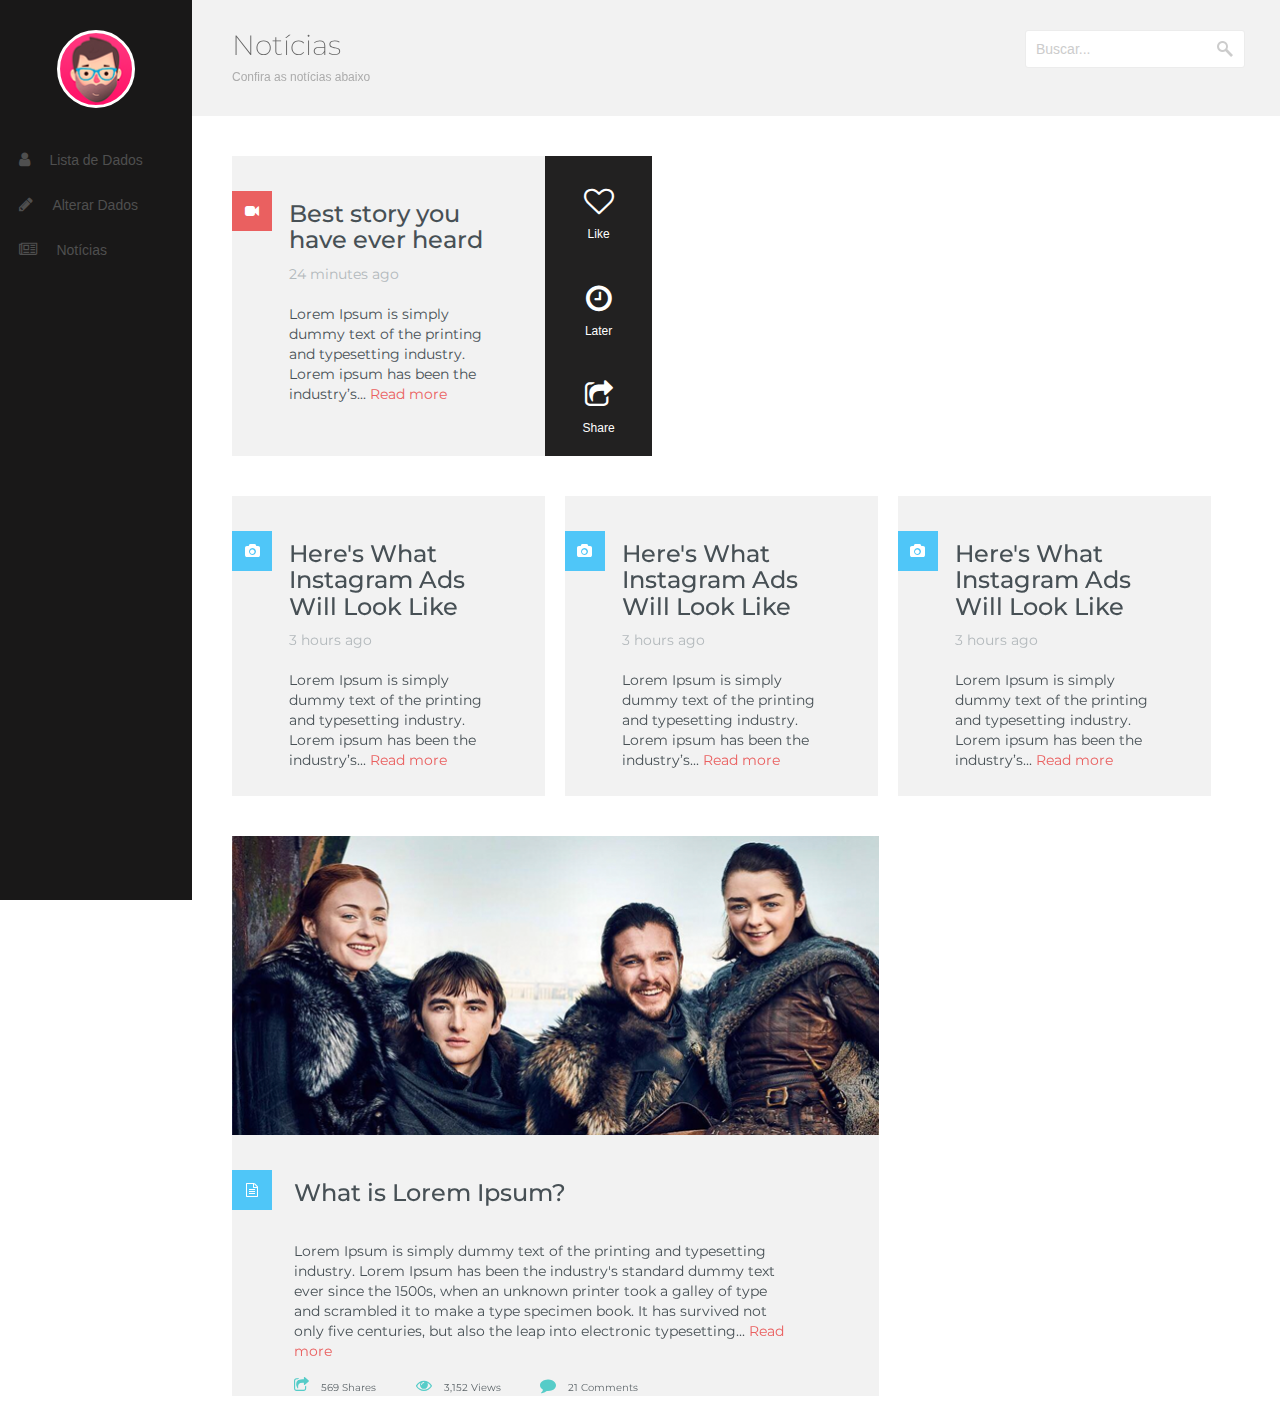
<file: index.html>
<!DOCTYPE html>
<html lang="PT-BR">
<head>
    <!--META-->
    <meta charset="UTF-8">
    <meta name="viewport" content="width=device-width, initial-scale=1, shrink-to-fit=no">
    <!--END META-->
    <title>Notícias</title>
    <!--LINK-->
    <link rel="stylesheet" href="assets/css/bootstrap.min.css">
    <link rel="stylesheet" href="assets/css/font-awesome.min.css">
    <link rel="stylesheet" href="assets/css/style.css">   
    <link href="https://fonts.googleapis.com/css?family=Montserrat:200,400,500,600" rel="stylesheet">
    <!--END LINK-->
</head>
<body>
    <div class="container-fluid">
        <div class="row">
            <nav class="sidebar">
               <button class="nav-button" id="close-menu"><i class="fa fa-times" aria-hidden="true"></i></button>
                <div class="avatar"></div>  
                <div class="navigation">
                    <ul >
                        <li><a href="#"><i class="fa fa-user" aria-hidden="true"></i>Lista de Dados</a></li>
                        <li><a href="#"><i class="fa fa-pencil" aria-hidden="true"></i>Alterar Dados</a></li>
                        <li><a href="#"><i class="fa fa-newspaper-o" aria-hidden="true"></i>Notícias</a></li>
                    </ul><!-- END ul -->
                    <form action="" method="get" >
                        <input class="general-search nav-search" type="search" placeholder="Buscar...">
                    </form><!-- END form -->
                </div><!-- END navigation -->
            </nav><!-- END sidebar -->
            <div class="conteudo">
                <header class="topo">
                   <button class="nav-button"><i class="fa fa-bars" aria-hidden="true"></i></button>
                    <form action="" method="get">
                        <input class="general-search search" type="search" placeholder="Buscar...">
                    </form><!-- END form -->
                    <h1>Notícias</h1>
                    <h4>Confira as notícias abaixo</h4>
                </header><!-- END topo  -->
                <section class="conteudo-principal">
                    <div class="left">
                        <div class="icon">
                            <i class="fa fa-video-camera" aria-hidden="true"></i>
                        </div>
                        <div class="post-excerpt">
                            <h1>Best story you have ever heard</h1>
                            <p class="time">24 minutes ago</p>
                            <p>
                            Lorem Ipsum is simply dummy text of the printing and typesetting industry. Lorem ipsum has been the industry’s... <span><a href="#">Read more</a></span>
                            </p>
                        </div><!-- END post-excerpt -->
                    </div><!-- END left-->
                    <div class="right">
                        <div class="share-area">
                            <div class="like">
                            <a href="#">
                            <i class="fa fa-heart-o" aria-hidden="true"></i>
                            <p>Like</p>
                            </a>
                            </div>
                            <div class="later">
                            <a href="#">
                            <i class="fa fa-clock-o" aria-hidden="true"></i>
                            <p>Later</p>
                            </a>
                            </div>
                            <div class="share-square">
                            <a href="#">
                            <i class="fa fa-share-square-o" aria-hidden="true"></i>
                            <p>Share</p>
                            </a>
                            </div>
                        </div><!-- END share-area -->
                        <div class="video-area">
                            <iframe  src="https://www.youtube.com/embed/CKcEySuuUuE" frameborder="0" allowfullscreen></iframe>
                        </div><!-- END video-area -->
                      </div><!-- END right -->
                </section><!--END conteudo-principal -->
                <section class="conteudo-principal outros-posts">
                    <article class="posts" id="post-1">
                        <div class="icon">
                            <i class="fa fa-camera" aria-hidden="true"></i>
                        </div>
                        <div class="post-excerpt">
                            <h1>Here's What 
                            Instagram Ads Will 
                            Look Like
                            </h1>
                            <p class="time">3 hours ago</p>
                            <p>
                            Lorem Ipsum is simply dummy text of the printing and typesetting industry. Lorem ipsum has been the industry’s... <span><a href="#">Read more</a></span>
                            </p>
                        </div><!-- END post-excerpt -->
                        <div class="clear"></div>
                    </article><!-- END #post-1 -->
                    <article class="posts" id="post-2">
                        <div class="icon">
                            <i class="fa fa-camera" aria-hidden="true"></i>
                        </div>
                        <div class="post-excerpt">
                            <h1>Here's What 
                            Instagram Ads Will 
                            Look Like
                            </h1>
                            <p class="time">3 hours ago</p>
                            <p>
                            Lorem Ipsum is simply dummy text of the printing and typesetting industry. Lorem ipsum has been the industry’s... <span><a href="#">Read more</a></span>
                            </p>
                        </div><!-- END post-excerpt -->
                    </article><!-- END #post-2 -->
                    <article class="posts" id="post-3">
                        <div class="icon">
                            <i class="fa fa-camera" aria-hidden="true"></i>
                        </div>
                        <div class="post-excerpt">
                            <h1>Here's What 
                            Instagram Ads Will 
                            Look Like
                            </h1>
                            <p class="time">3 hours ago</p>
                            <p>
                            Lorem Ipsum is simply dummy text of the printing and typesetting industry. Lorem ipsum has been the industry’s... <span><a href="#">Read more</a></span>
                            </p>
                        </div><!-- END post-excerpt -->
                    </article><!-- END #post-3 -->
                </section><!-- END outros-posts -->
                <div class="clearfix"></div>
                <article class="conteudo-principal outros-posts post-detail">
                    <img src="assets/images/post-detail.png" alt="Imagem Post">
                    <div class="icon">
                            <i class="fa fa-file-text-o" aria-hidden="true"></i>
                        </div>
                        <div class="post-excerpt">
                            <h1>What is Lorem Ipsum?</h1>
                            <p>Lorem Ipsum is simply dummy text of the printing and typesetting industry. Lorem Ipsum has been the industry's standard dummy text ever since the 1500s, when an unknown printer took a galley of type and scrambled it to make a type specimen book. It has survived not only five centuries, but also the leap into electronic typesetting... <span><a href="#">Read more</a></span>
                            </p>
                            <ul class="comments-info">
                                <li><a href="#"><i class="fa fa-share-square-o" aria-hidden="true"></i><span>569 Shares</span></a></li>
                                <li><a href="#"><i class="fa fa-eye" aria-hidden="true"></i><span>3,152 Views</span></a></li>
                                <li><a href="#"><i class="fa fa-comment" aria-hidden="true"></i><span>21 Comments</span></a></li>
                            </ul>    
                        </div><!-- END post-excerpt -->
                        <div class="clearfix"></div>       
                </article><!-- END post-detail -->
            </div><!-- END conteudo -->
        </div><!-- END row -->
    </div><!-- END container-fluid -->
    <!--SCRIPTS-->
    <script type="text/javascript" src="assets/js/jquery-3.1.1.min.js"></script>
    <script type="text/javascript" src="assets/js/bootstrap.min.js"></script>
    <script type="text/javascript" src="assets/js/script.js"></script>
    <!--FIM SCRIPTS-->
</body>
</html>
</file>
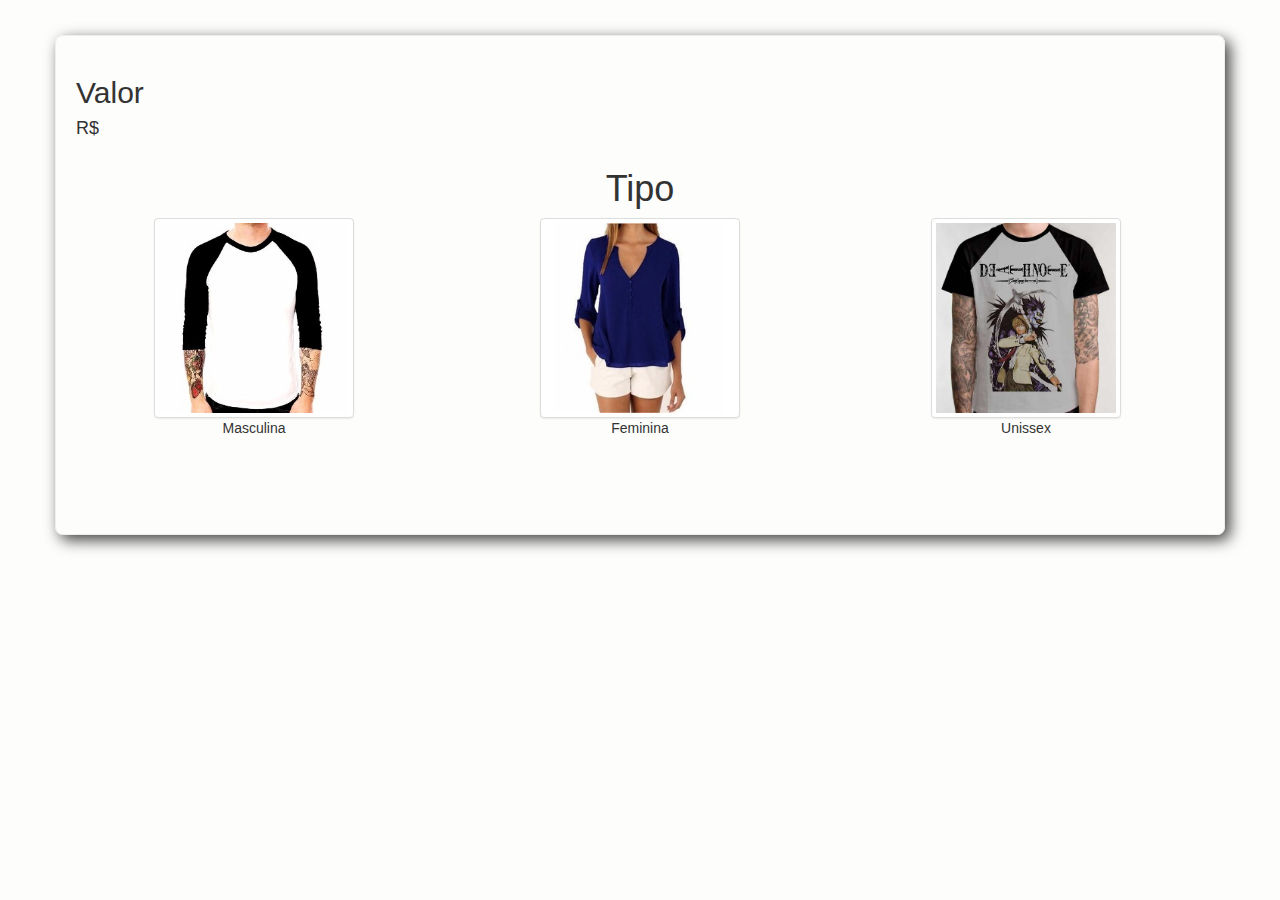
<file: FluxCamisas/projeto/index.html>
<!DOCTYPE html>
<html>

<head>
    <meta charset="utf-8">
    <meta name="viewport" content="width=device-width, initial-scale=1.0">
    <title>FluxogramaCamisas</title>
    <link rel="stylesheet" href="assets/bootstrap/css/bootstrap.min.css">
    <link rel="stylesheet" href="https://cdnjs.cloudflare.com/ajax/libs/animate.css/3.5.2/animate.min.css">
    <link rel="stylesheet" href="assets/css/styles.css">
</head>

<body style="background-color:rgba(206,209,198,0.05);">
    <div class="container col-form">
        <div class="row">
            <div class="col-md-12 preco">
                    <h2>Valor</h2>
                    <h4>R$</h4>
                </div>
        </div>
        <div class="row">
            <div class="col-md-12 ">
                
                <form method="POST" >
                    <div class="row tipo">
                        <div class="col-md-12">
                            <h1 style="background-color:transparent;">Tipo </h1></div>
                        <div class="col-md-4" name="divMasc" onclick="abrirCamada('largura','tipo')">
                            <figure><img class="img-thumbnail img-responsive imagens" src="assets/img/camisa masculina.jpg" data-bs-hover-animate="pulse" id="masc" data-target="CamisaMasculina"
                            data-valor="21.90">
                                <figcaption> Masculina </figcaption>
                            </figure>
                            <input type="checkbox" id="checkMasc" class="checkboxes" name="CamisaMasculina" value="CamisaMasculina" hidden>
                        </div>
                        <div class="col-md-4" onclick="abrirCamada('largura','tipo')">
                            <figure><img class="img-thumbnail img-responsive imagens" src="assets/img/camisa feminina.jpg" data-bs-hover-animate="pulse" id="masc" data-target="CamisaFeminina" data-valor="21.90">
                                <figcaption>Feminina </figcaption>
                            </figure>
                            <input type="checkbox" id="checkMasc" class="checkboxes" name="CamisaFeminina" value="CamisaFeminina" hidden>
                        </div>
                        <div class="col-md-4" onclick="abrirCamada('largura','tipo')">
                            <figure><img class="img-thumbnail img-responsive imagens" src="assets/img/Camisa unissex.jpg" data-bs-hover-animate="pulse" id="masc" data-target="CamisaUnissex" data-valor="21.90">
                                <figcaption>Unissex </figcaption>
                            </figure>
                            <input type="checkbox" id="checkMasc" class="checkboxes" name="CamisaUnissex" value="CamisaUnissex" hidden>
                        </div>
                    </div>
                    <div class="row B largura">
                        <div class="col-md-12" >
                            <h1 style="background-color:transparent;">Largura </h1></div>
                        <div class="col-md-4" onclick="abrirCamada('comprimento','largura')">
                            <figure><img class="img-thumbnail img-responsive imagens" src="assets/img/camisa masculina.jpg" data-bs-hover-animate="pulse" id="masc" data-target="slim" data-valor="1.90">
                                <figcaption>Slim </figcaption>
                            </figure>
                            <input type="checkbox" id="checkMasc" class="checkboxes" name="slim" value="slim" hidden>
                        </div>
                        <div class="col-md-4" onclick="abrirCamada('comprimento','largura')">
                            <figure><img class="img-thumbnail img-responsive imagens" src="assets/img/camisa feminina.jpg" data-bs-hover-animate="pulse" id="masc" data-target="classica" data-valor="0">
                                <figcaption>Classica </figcaption>
                            </figure>
                            <input type="checkbox" id="checkMasc" class="checkboxes" name="classica" value="classica" hidden>
                        </div>
                        <div class="col-md-4" onclick="abrirCamada('comprimento','largura')">
                            <figure><img class="img-thumbnail img-responsive imagens" src="assets/img/Camisa unissex.jpg" data-bs-hover-animate="pulse" id="masc" data-target="extra" data-valor="3.90">
                                <figcaption>Extra </figcaption>
                            </figure>
                            <input type="checkbox" id="checkMasc" class="checkboxes" name="extra" value="extra" hidden>
                        </div>
                    </div>
                    <div class="row B comprimento">
                        <div class="col-md-12">
                            <h1 style="background-color:transparent;">Comprimento </h1></div>
                        <div class="col-md-4" onclick="abrirCamada('barra', 'comprimento')">
                            <figure><img class="img-thumbnail img-responsive imagens" src="assets/img/camisa masculina.jpg" data-bs-hover-animate="pulse" id="masc" data-target="tradicional" data-valor="0">
                                <figcaption>tradicional </figcaption>
                            </figure>
                            <input type="checkbox" id="checkMasc" class="checkboxes" name="tradicional" value="tradicional" hidden>
                        </div>
                        <div class="col-md-4" onclick="abrirCamada('barra', 'comprimento')">
                            <figure><img class="img-thumbnail img-responsive imagens" src="assets/img/camisa feminina.jpg" data-bs-hover-animate="pulse" id="masc" data-target="long" data-valor="2.90">
                                <figcaption>long </figcaption>
                            </figure>
                            <input type="checkbox" id="checkMasc" class="checkboxes" name="long" value="long" hidden>
                        </div>
                        <div class="col-md-4" onclick="abrirCamada('barra', 'comprimento')">
                            <figure><img class="img-thumbnail img-responsive imagens" src="assets/img/Camisa unissex.jpg" data-bs-hover-animate="pulse" id="masc" data-target="over" data-valor="3.90">
                                <figcaption>over </figcaption>
                            </figure>
                            <input type="checkbox" id="checkMasc" class="checkboxes" name="over" value="over" hidden>
                        </div>
                    </div>
                    <div class="row B barra">
                        <div class="col-md-12">
                            <h1 style="background-color:transparent;">Barra </h1></div>
                        <div class="col-md-4" onclick="abrirCamada('detBara', 'barra')">
                            <figure><img class="img-thumbnail img-responsive imagens" src="assets/img/camisa masculina.jpg" data-bs-hover-animate="pulse" id="masc" data-target="reta" data-valor="0">
                                <figcaption>reta </figcaption>
                            </figure>
                            <input type="checkbox" id="checkMasc" class="checkboxes" name="reta" value="reta" hidden>
                        </div>
                        <div class="col-md-4" onclick="abrirCamada('detBara', 'barra')">
                            <figure><img class="img-thumbnail img-responsive imagens" src="assets/img/camisa feminina.jpg" data-bs-hover-animate="pulse" id="masc" data-target="abaulada" data-valor="1">
                                <figcaption>abaulada </figcaption>
                            </figure>
                            <input type="checkbox" id="checkMasc" class="checkboxes" name="abaulada" value="abaulada" hidden>
                        </div>
                        <div class="col-md-4" onclick="abrirCamada('detBara', 'barra')">
                            <figure><img class="img-thumbnail img-responsive imagens" src="assets/img/Camisa unissex.jpg" data-bs-hover-animate="pulse" id="masc" data-target="tranversal" data-valor="1.90">
                                <figcaption>tranversal </figcaption>
                            </figure>
                            <input type="checkbox" id="checkMasc" class="checkboxes" name="tranversal" value="tranversal" hidden>
                        </div>
                    </div>
                    <div class="row B detBara">
                        <div class="col-md-12">
                            <h1 style="background-color:transparent;">Detalhe da Barra</h1></div>
                        <div class="col-md-4" onclick="abrirCamada('acabamento', 'detBara')">
                            <figure><img class="img-thumbnail img-responsive imagens" src="assets/img/camisa masculina.jpg" data-bs-hover-animate="pulse" id="masc" data-target="tradicionalDetalhe" data-valor="0">
                                <figcaption>tradicional </figcaption>
                            </figure>
                            <input type="checkbox" id="checkMasc" class="checkboxes" name="tradicionalDetalhe" value="tradicionalDetalhe" hidden>
                        </div>
                        <div class="col-md-4" onclick="abrirCamada('acabamento', 'detBara')">
                            <figure><img class="img-thumbnail img-responsive imagens" src="assets/img/camisa feminina.jpg" data-bs-hover-animate="pulse" id="masc" data-target="frenteMaior" data-valor="1.90">
                                <figcaption>Frente maior que as costas</figcaption>
                            </figure>
                            <input type="checkbox" id="checkMasc" class="checkboxes" name="frenteMaior" value="frenteMaior" hidden>
                        </div>
                        <div class="col-md-4" onclick="abrirCamada('acabamento', 'detBara')">
                            <figure><img class="img-thumbnail img-responsive imagens" src="assets/img/Camisa unissex.jpg" data-bs-hover-animate="pulse" id="masc" data-target="costasMaior" data-valor="1.90">
                                <figcaption>Costas maior que a frente</figcaption>
                            </figure>
                            <input type="checkbox" id="checkMasc" class="checkboxes" name="costasMaior" value="costasMaior" hidden>
                        </div>
                    </div>
                    <div class="row B acabamento">
                        <div class="col-md-12">
                            <h1 style="background-color:transparent;">Acabamento </h1></div>
                        <div class="col-md-6" onclick="abrirCamada('extras', 'acabamento')">
                            <figure><img class="img-thumbnail img-responsive imagens" src="assets/img/camisa masculina.jpg" data-bs-hover-animate="pulse" id="masc" data-target="tradicionalAcabamento" data-valor="0">
                                <figcaption>tradicional </figcaption>
                            </figure>
                            <input type="checkbox" id="checkMasc" class="checkboxes" name="tradicionalAcabamento" value="tradicionalAcabamento" hidden>
                        </div>
                        <div class="col-md-6" onclick="abrirCamada('extras', 'acabamento')">
                            <figure><img class="img-thumbnail img-responsive imagens" src="assets/img/camisa feminina.jpg" data-bs-hover-animate="pulse" id="masc" data-target="refilado" data-valor="0.50">
                                <figcaption>Refilado </figcaption>
                            </figure>
                            <input type="checkbox" id="checkMasc" class="checkboxes" name="refilado" value="refilado" hidden>
                        </div>
                    </div>
                    <div class="row B extras">
                        <div class="col-md-12">
                            <h1 style="background-color:transparent;">Extras </h1></div>
                        <div class="col-md-4" onclick="abrirCamada('malha' , 'extras')">
                            <figure><img class="img-thumbnail img-responsive imagens" src="assets/img/camisa masculina.jpg" data-bs-hover-animate="pulse" id="masc" data-target="bolso" data-valor="0.50">
                                <figcaption>bolso </figcaption>
                            </figure>
                            <input type="checkbox" id="checkMasc" class="checkboxes" name="bolso" value="bolso" hidden>
                        </div>
                        <div class="col-md-4" onclick="abrirCamada('malha', 'extras')">
                            <figure><img class="img-thumbnail img-responsive imagens" src="assets/img/camisa feminina.jpg" data-bs-hover-animate="pulse" id="masc" data-target="manga" data-valor="0.50">
                                <figcaption>manga dobrada</figcaption>
                            </figure>
                            <input type="checkbox" id="checkMasc" class="checkboxes" name="manga" value="manga" hidden>
                        </div>
                        <div class="col-md-4" onclick="abrirCamada('malha', 'extras')">
                            <figure><img class="img-thumbnail img-responsive imagens" src="assets/img/Camisa unissex.jpg" data-bs-hover-animate="pulse" id="masc" data-target="aberturaLateral" data-valor="0.50">
                                <figcaption>abertura lateral na barra</figcaption>
                            </figure>
                            <input type="checkbox" id="checkMasc" class="checkboxes" name="aberturaLateral" value="aberturaLateral" hidden>
                        </div>
                    </div>
                    <div class="row B malha">
                        <div class="col-md-12">
                            <h1 style="background-color:transparent;">Malha </h1></div>
                        <div class="col-md-4" onclick="abrirCamada('cores', 'malha')">
                            <figure><img class="img-thumbnail img-responsive imagens" src="assets/img/camisa masculina.jpg" data-bs-hover-animate="pulse" id="masc" data-target="algBasico" data-valor="0">
                                <figcaption>algodão básico</figcaption>
                            </figure>
                            <input type="checkbox" id="checkMasc" class="checkboxes" name="algBasico" value="algBasico" hidden>
                        </div>
                        <div class="col-md-4" onclick="abrirCamada('cores', 'malha')">
                            <figure><img class="img-thumbnail img-responsive imagens" src="assets/img/camisa feminina.jpg" data-bs-hover-animate="pulse" id="masc" data-target="algSoft" data-valor="1.50">
                                <figcaption>algodão soft</figcaption>
                            </figure>
                            <input type="checkbox" id="checkMasc" class="checkboxes" name="algSoft" value="algSoft" hidden>
                        </div>
                        <div class="col-md-4" onclick="abrirCamada('cores', 'malha')">
                            <figure><img class="img-thumbnail img-responsive imagens" src="assets/img/Camisa unissex.jpg" data-bs-hover-animate="pulse" id="masc" data-target="algPremium" data-valor="2">
                                <figcaption>algodão premium</figcaption>
                            </figure>
                            <input type="checkbox" id="checkMasc" class="checkboxes" name="algPremium" value="algPremium" hidden>
                        </div>
                    </div>
                    <div class="row B cores">
                        <div class="col-md-12" >
                            <h1 style="background-color:transparent;">Cores </h1></div>
                        <div class="col-md-4" onclick="abrirCamada('tamanhos', 'cores')">
                            <figure><img class="img-thumbnail img-responsive imagens" src="assets/img/camisa masculina.jpg" data-bs-hover-animate="pulse" id="masc" data-target="branco" data-valor="0">
                                <figcaption>branco </figcaption>
                            </figure>
                            <input type="checkbox" id="checkMasc" class="checkboxes" name="branco" value="branco" hidden>
                        </div>
                        <div class="col-md-4" onclick="abrirCamada('tamanhos', 'cores')">
                            <figure><img class="img-thumbnail img-responsive imagens" src="assets/img/camisa feminina.jpg" data-bs-hover-animate="pulse" id="masc" data-target="preto" data-valor="0">
                                <figcaption>preto </figcaption>
                            </figure>
                            <input type="checkbox" id="checkMasc" class="checkboxes" name="preto" value="preto" hidden>
                        </div>
                        <div class="col-md-4" onclick="abrirCamada('tamanhos', 'cores')">
                            <figure><img class="img-thumbnail img-responsive imagens" src="assets/img/Camisa unissex.jpg" data-bs-hover-animate="pulse" id="masc" data-target="azul" data-valor="0">
                                <figcaption>azul </figcaption>
                            </figure>
                            <input type="checkbox" id="checkMasc" class="checkboxes" name="azul" value="azul" hidden>
                        </div>
                    </div>
                    <div class="row B cores">
                        <div class="col-md-4" onclick="abrirCamada('tamanhos', 'cores')">
                            <figure><img class="img-thumbnail img-responsive imagens" src="assets/img/camisa masculina.jpg" data-bs-hover-animate="pulse" id="masc" data-target="vermelho" data-valor="0">
                                <figcaption>vermelho </figcaption>
                            </figure>
                            <input type="checkbox" id="checkMasc" class="checkboxes" name="vermelho" value="vermelho" hidden>
                        </div>
                        <div class="col-md-4" onclick="abrirCamada('tamanhos', 'cores')">
                            <figure><img class="img-thumbnail img-responsive imagens" src="assets/img/camisa feminina.jpg" data-bs-hover-animate="pulse" id="masc" data-target="amarelo" data-valor="0">
                                <figcaption>amarelo </figcaption>
                            </figure>
                            <input type="checkbox" id="checkMasc" class="checkboxes" name="amarelo" value="amarelo" hidden>
                        </div>
                        <div class="col-md-4" onclick="abrirCamada('tamanhos', 'cores')">
                            <figure><img class="img-thumbnail img-responsive imagens" src="assets/img/Camisa unissex.jpg" data-bs-hover-animate="pulse" id="masc" data-target="verde" data-valor="0">
                                <figcaption>verde </figcaption>
                            </figure>
                            <input type="checkbox" id="checkMasc" class="checkboxes" name="verde" value="verde" hidden>
                        </div>
                    </div>
                    <div class="row B cores">
                        <div class="col-md-4" onclick="abrirCamada('mescla', 'cores')">
                            <figure><img class="img-thumbnail img-responsive imagens" src="assets/img/camisa masculina.jpg" data-bs-hover-animate="pulse" id="masc" data-target="cinzaClaro" data-valor="0">
                                <figcaption>cinza claro </figcaption>
                            </figure>
                            <input type="checkbox" id="checkMasc" class="checkboxes" name="cinzaClaro" value="cinzaClaro" hidden>
                        </div>
                        <div class="col-md-4" onclick="abrirCamada('mescla', 'cores')">
                            <figure><img class="img-thumbnail img-responsive imagens" src="assets/img/camisa feminina.jpg" data-bs-hover-animate="pulse" id="masc" data-target="cinzaMedio" data-valor="0">
                                <figcaption>cinza medio </figcaption>
                            </figure>
                            <input type="checkbox" id="checkMasc" class="checkboxes" name="cinzaMedio" value="cinzaMedio" hidden>
                        </div>
                        <div class="col-md-4" onclick="abrirCamada('mescla', 'cores')">
                            <figure><img class="img-thumbnail img-responsive imagens" src="assets/img/Camisa unissex.jpg" data-bs-hover-animate="pulse" id="masc" data-target="grafite" data-valor="0">
                                <figcaption>grafite </figcaption>
                            </figure>
                            <input type="checkbox" id="checkMasc" class="checkboxes" name="grafite" value="grafite" hidden>
                        </div>
                    </div>
                    <div class="row B mescla">
                        <div class="col-md-12">
                            <h1 style="background-color:transparent;">Mescla </h1></div>
                        <div class="col-md-4" onclick="abrirCamada('tamanhos', 'mescla')">
                            <figure><img class="img-thumbnail img-responsive imagens" src="assets/img/camisa masculina.jpg" data-bs-hover-animate="pulse" id="masc" data-target="mesclaBasica" data-valor="0">
                                <figcaption>mescla basica </figcaption>
                            </figure>
                            <input type="checkbox" id="checkMasc" class="checkboxes" name="mesclaBasica" value="mesclaBasica" hidden>
                        </div>
                        <div class="col-md-4" onclick="abrirCamada('tamanhos', 'mescla')">
                            <figure><img class="img-thumbnail img-responsive imagens" src="assets/img/camisa feminina.jpg" data-bs-hover-animate="pulse" id="masc" data-target="mesclaSoft" data-valor="1.50">
                                <figcaption>mescla soft</figcaption>
                            </figure>
                            <input type="checkbox" id="checkMasc" class="checkboxes" name="mesclaSoft" value="mesclaSoft" hidden>
                        </div>
                        <div class="col-md-4" onclick="abrirCamada('tamanhos', 'mescla')">
                            <figure><img class="img-thumbnail img-responsive imagens" src="assets/img/Camisa unissex.jpg" data-bs-hover-animate="pulse" id="masc" data-target="mesclaPremium" data-valor="2">
                                <figcaption>mescla premium</figcaption>
                            </figure>
                            <input type="checkbox" id="checkMasc" class="checkboxes" name="mesclaPremium" value="mesclaPremium" hidden>
                        </div>
                    </div>
                    <div class="row B tamanhos">
                        <div class="col-md-12">
                            <h2>Pedido</h2>
                            <p></p>
                        </div>
                        <div class="col-md-12">
                            <h1 style="background-color:transparent;">Tamanhos </h1></div>
                        <div class="row-tamanhos">
                            <div class="col-md-2">
                                <div class="form-group">
                                    <label for="pTamanho">P</label>
                                    <input class="form-control input-lg form-control tamanho-input" type="number" id="pTamanho" value="0">
                                </div>
                            </div>
                            <div class="col-md-2">
                                <div class="form-group">
                                    <label for="pTamanho">M </label>
                                    <input class="form-control input-lg form-control tamanho-input" type="number" id="mTamanho" value="0">
                                </div>
                            </div>
                            <div class="col-md-2">
                                <div class="form-group">
                                    <label for="pTamanho">G </label>
                                    <input class="form-control input-lg form-control tamanho-input" type="number" id="gTamanho" value="0">
                                </div>
                            </div>
                            <div class="col-md-2">
                                <div class="form-group">
                                    <label for="pTamanho">GG </label>
                                    <input class="form-control input-lg form-control tamanho-input" type="number" id="ggTamanho" value="0">
                                </div>
                            </div>
                            <div class="col-md-2">
                                <div class="form-group">
                                    <label for="pTamanho">EG </label>
                                    <input class="form-control input-lg form-control tamanho-input" type="number" id="egTamanho" value="0">
                                </div>
                            </div>
                        </div>
                        <button class="btn btn-primary B tamanhos" type="button" onclick="valorTotal()">Encerrar Pedido</button>
                    </div>
                    <div class="row B total">
                        <h2>Valor Total do Pedido</h2>
                        <h4></h4>
                        <h5>Deseja confirmar o Pedido?</h5>
                        <input type="submit" class="btn btn-primary" value="Confirmar Pedido">
                    </div>
                </form>
            </div>
        </div>
    </div>
    <script src="assets/js/jquery.min.js"></script>
    <script src="assets/bootstrap/js/bootstrap.min.js"></script>
    <script src="assets/js/bs-animation.js"></script>
    <script src="assets/js/script.js"></script>
</body>

</html>
</file>
<file: assets/css/style.css>
.clear{clear: both;}
.general-search { height: 38px; width: 220px; border: 1px solid #ececec; border-radius: 3px; background-image:url('../images/loupe.png'); background-repeat:no-repeat; background-position: 95% 50%; padding: 10px;}
/*------------  sidebar  ------------*/
.sidebar {background-color: #191818; width:15%; height: 100%; position: fixed; left: 0px; top: 0px;}
.avatar {background-color: white; width: 78px; height:78px; margin: 30px auto 30px auto; border-radius: 50%; border: 3px solid white ; background-image: url('../images/avatar.png'); background-repeat: no-repeat; background-position: center; }
.navigation h4 {color: #4f4f4f;}
.navigation ul {list-style: none; color: #4f4f4f; padding-left: 0px;}
.navigation li {min-height: 45px; line-height: 45px;padding-left: 0px; font-size: 14px;}
.navigation li i {padding-left: 10%; padding-right: 10%; font-size: 16px;}
.navigation li:hover{background-color: #222222; border-left: 2px solid #ff2b77; text-decoration-color: #d2d2d2!important;}
.navigation li a {text-decoration: none; color: #4f4f4f; display: block;}
.navigation li a:hover {color: #d2d2d2;}
.navigation .nav-search{display: none;}
.navigation .nav-search {background-color: transparent; margin: 0px auto 0px auto;}
.conteudo {width: 100%; padding-left: 15%;}
.nav-button{display: none; border-radius:4px; border: 1px solid rgba(0,0,0,0.3); background-color: transparent; font-size: 20px;}
/*------------  topo  ------------*/
.conteudo .topo{ height: 116px; width: 100%; background-color: #f2f2f2; padding-left: 40px; padding-top: 30px;}
.conteudo .topo h1 {margin-top: 0px; color: #666666; font-size: 28px; margin-bottom: 10px; font-family: montserrat;
    font-weight: 200!important; }
.conteudo .topo h4 {margin-top: 0px; color: #acacac; font-size: 12px; margin-top: 0px;}
.conteudo .topo .search {float: right; margin-right: 35px;}
.conteudo .topo .search::-webkit-input-placeholder {
  color: #cccccc!important;
}
.conteudo .topo .search::-moz-placeholder { /* Firefox 19+ */
  color: #cccccc!important;
}
.conteudo .topo .search:-ms-input-placeholder { /* IE 10+ */
  color: #cccccc!important;
}
.conteudo .topo .search:-moz-placeholder { /* Firefox 18- */
  color: #cccccc!important;
}
/*------------  conteudo-principal  ------------*/
.conteudo .conteudo-principal {width: 90%; height: 300px; margin-top: 40px; margin-left: 40px; }
.conteudo .conteudo-principal .left {width: 32%; height: 100%; background-color: #f2f2f2; float: left; text-overflow: clip; overflow-y: hidden;}
.conteudo .icon {width: 40px; height: 40px; float:left; background-color: #ea6060; margin-top: 35px; text-align: center; line-height: 40px; color: #ffffff; font-size: 14px;}
.conteudo .post-excerpt {width: 74%; height: 100%; margin-left: 15% ;padding: 45px 10px 15px 10px; font-family: montserrat; }
.conteudo .post-excerpt h1 {color: #475055; font-size: 24px; font-weight: 500; margin:0px; padding: 0px;}
.conteudo .post-excerpt .time {margin: 10px 0px 20px 0px; color: #b3b9bc;}
.conteudo .post-excerpt p {color: #475055;}
.conteudo .post-excerpt p a {text-decoration: none; color: #ea6060;}
.conteudo .conteudo-principal .right {width: 68%; height: 100%; /*background-color: blue;*/ float:right;}
.conteudo .conteudo-principal .right .share-area {width: 16%; height: 100%; background-color: #222121; text-align: center; float: left;}
.conteudo .conteudo-principal .right .share-area a {text-decoration: none; color: #ffffff; display: block;}
.conteudo .conteudo-principal .right .share-area i {font-size: 30px; margin-top: 30px; margin-bottom: 10px;}
.conteudo .conteudo-principal .right .share-area p {font-size: 12px;}
.conteudo .conteudo-principal .right .video-area {width:84%; height:300px; float:left;}
.conteudo .conteudo-principal .right .video-area iframe { width:100%; height: 100%;}

/*------------  outros-posts  ------------*/
.conteudo .outros-posts .posts {width:32%; min-height:300px; background-color: #f2f2f2; float: left; margin-right:2%;}
.conteudo .outros-posts .posts:nth-child(3){margin-right: 0%;}
.conteudo .outros-posts .icon {background-color: #4fc6f8;} 

/*------------post-detail------------*/

.post-detail {background-color: #f2f2f2; width: 59.5%!important; height: auto!important;}
.post-detail img {width: 100%; }
.post-detail .post-excerpt{width: 80%; margin-left: 8%!important;}
.conteudo .post-detail h1 {margin-bottom: 35px;}
.conteudo .post-detail ul{list-style: none; margin-top:15px; padding: 0px;}
.conteudo .post-detail ul li{float: left;  margin-right: 8%!important; }
/*.conteudo .post-detail .comments-info {float: left; margin-right: 8%!important; margin-top: 35px;}*/
.conteudo .post-detail .comments-info a {text-decoration: none;}
.conteudo .post-detail .comments-info i {color: #56ccc8; margin-right: 12px; font-size: 16px;}
.conteudo .post-detail .comments-info span {color: #5e666a; font-size: 10px; padding-bottom: 10px!important;}

/*---------- Break Points ----------*/

@media screen and (max-width: 480px){
    .sidebar {display: none; width: 60%!important;}
    .navigation .nav-search{display: block!important; width:90%!important; margin-left: auto!important; margin-right:auto!important;}
    .topo { padding-left: 0px!important; height: 80px!important; padding-top: 15px!important;}
    .topo form{display: none;}
    .topo h1,h4 {text-align: center; padding: 0px; margin:0px!important;}
    .topo .nav-button {margin-left: 40px;}
    .post-excerpt {margin-left: 15%!important; }
    .conteudo-principal {margin-left: auto!important; margin-right: auto!important; height: auto!important; width:96%!important;}
    .conteudo-principal .left { clear: both; width: 100%!important;}
    .conteudo-principal .left p {font-size: 14px!important;}
    .conteudo-principal .right {clear:both; width:100%!important;}
    .conteudo-principal .right .share-area {display: none;}
    .conteudo-principal .right .video-area {clear: both; width: 100%!important; height:100%;}
    .posts {clear: both; width:100%!important;  min-height: auto!important; margin-top: 10px;}
    .posts p {font-size: 14px!important;}
    .post-detail .post-excerpt {margin-left: 15%!important; */}
}
@media screen and (max-width: 768px){
    .conteudo {width: 100%; padding-left: 0;}
    .sidebar {display: none; width: 30%;}
    .navigation .nav-search{display: none;}
    .navigation li{font-size: 14px!important;}
    .navigation li i{font-size: 16px!important;}
    .nav-button {display: inline-block; float:left;}
    #close-menu {float:right;}
    .conteudo .topo h1 {margin-left: 60px;}
    .conteudo .topo h4 {margin-left: 60px;}
    .conteudo .post-detail .comments-info span { font-size: 8px; }
}
@media screen and (max-width: 980px){
    .avatar { margin: 30px auto 30px auto;}
    .navigation li{font-size: 11px;}
    .navigation li i{font-size: 14px;}
    .conteudo .post-excerpt {margin-left: 20%;}
    .conteudo .post-excerpt h1 {font-size: 18px; font-weight: 500;}
    .conteudo .post-excerpt p {font-size: 12px;}
    .conteudo .post-detail .comments-info {margin-right: 3%;}
    .conteudo .post-detail .comments-info i {font-size: 14px;}
    .conteudo .post-detail .comments-info ul span { font-size: 10px; }
}
@media screen and (min-width: 769px){
    .sidebar {display: block!important;}
}
</file>
<file: FluxCamisas/projeto/assets/css/styles.css>
form img {
  max-height:200px;
}

form {
  text-align:center;
}

.form-control.input-lg.tamanho-input {
    display: flex;
    flex-direction: column;
    align-items: center;
    max-width:100px;
    max-height:50px;
}
.B {display:none;}
.row-tamanhos {width:80vw; max-width: 800px; margin:auto; display: flex; justify-content: center}
.col-form {margin:35px auto; padding:20px; min-height: 500px;
            border: 1px solid #eee; border-radius: 8px;
            -webkit-box-shadow: 5px 5px 15px 0px rgba(0,0,0,0.75);
               -moz-box-shadow: 5px 5px 15px 0px rgba(0,0,0,0.75);
                    box-shadow: 5px 5px 15px 0px rgba(0,0,0,0.75);
}
</file>
